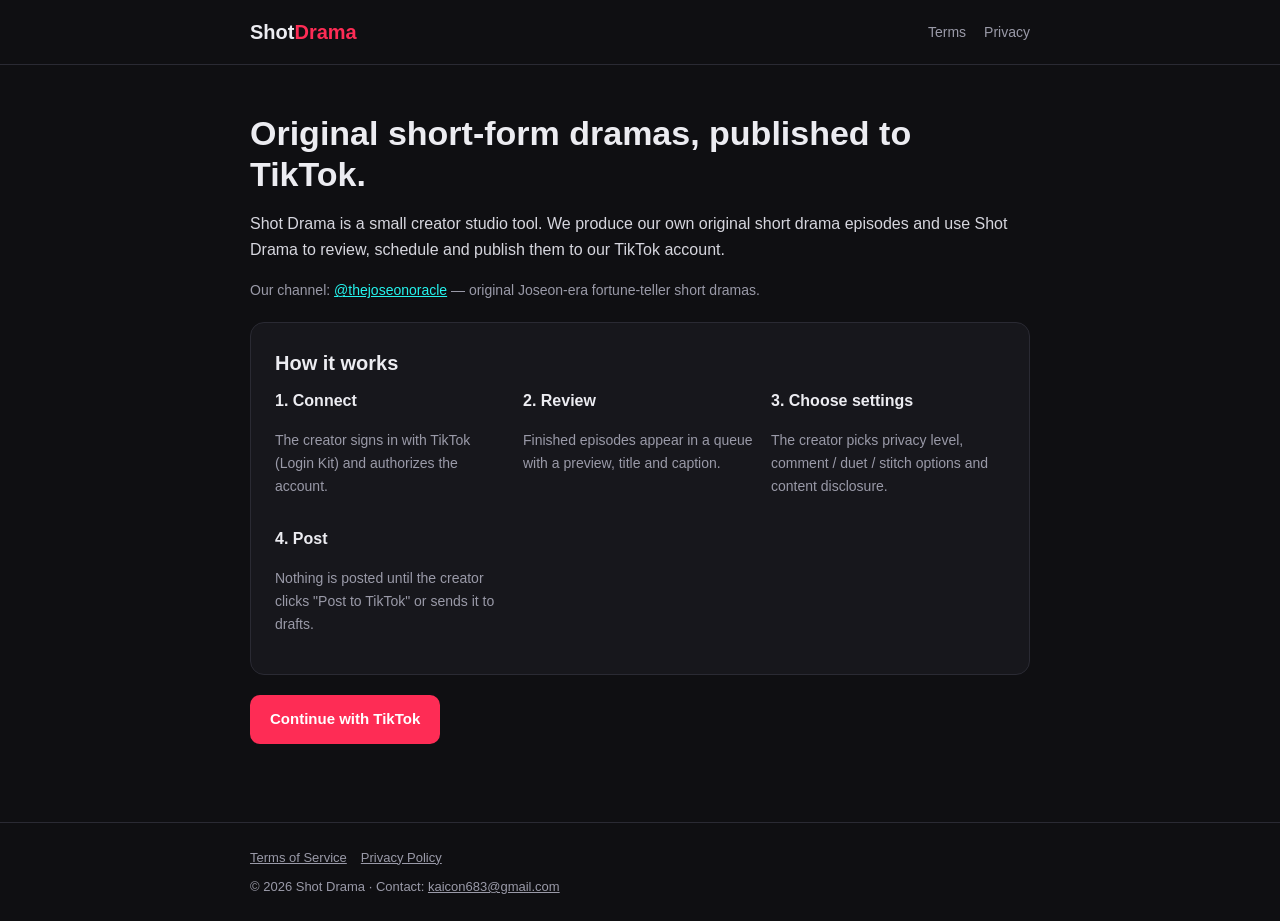
<file: index.html>
<!doctype html>
<html lang="en">
<head>
<meta charset="utf-8"><meta name="viewport" content="width=device-width,initial-scale=1">
<title>Shot Drama</title>
<meta name="description" content="Shot Drama publishes original short-form drama series to TikTok.">
<link rel="stylesheet" href="style.css">
</head>
<body>
<header><div class="wrap"><nav>
  <a class="logo" href="./">Shot<span>Drama</span></a>
  <div class="links"><a href="terms.html">Terms</a><a href="privacy.html">Privacy</a></div>
</nav></div></header>

<main><div class="wrap">
  <h1>Original short-form dramas, published to TikTok.</h1>
  <p>Shot Drama is a small creator studio tool. We produce our own original short drama episodes and use Shot Drama to review, schedule and publish them to our TikTok account.</p>
  <p class="muted">Our channel: <a href="https://www.tiktok.com/@thejoseonoracle" target="_blank" rel="noopener">@thejoseonoracle</a> — original Joseon-era fortune-teller short dramas.</p>

  <div class="card">
    <h2 style="margin-top:0">How it works</h2>
    <div class="grid">
      <div><strong>1. Connect</strong><p class="muted">The creator signs in with TikTok (Login Kit) and authorizes the account.</p></div>
      <div><strong>2. Review</strong><p class="muted">Finished episodes appear in a queue with a preview, title and caption.</p></div>
      <div><strong>3. Choose settings</strong><p class="muted">The creator picks privacy level, comment / duet / stitch options and content disclosure.</p></div>
      <div><strong>4. Post</strong><p class="muted">Nothing is posted until the creator clicks "Post to TikTok" or sends it to drafts.</p></div>
    </div>
  </div>

  <a class="btn" href="#" id="connectBtn">Continue with TikTok</a>
  <p class="muted" id="connectNote"></p>
</div></main>

<footer><div class="wrap">
  <a href="terms.html">Terms of Service</a><a href="privacy.html">Privacy Policy</a>
  <div style="margin-top:8px">© 2026 Shot Drama · Contact: <a href="mailto:kaicon683@gmail.com">kaicon683@gmail.com</a></div>
</div></footer>

<script>
/* ===== 설정 ===== */
const CLIENT_KEY   = "sbawpp8vcrevsaf6c7";          // 개발자센터 Client key
const REDIRECT_URI = "https://atti18.github.io/shotdrama/callback.html";
const SCOPES       = "user.info.basic,video.upload,video.publish";
/* ================ */

document.getElementById("connectBtn").addEventListener("click", (e) => {
  e.preventDefault();
  if (CLIENT_KEY.startsWith("YOUR_")) {
    document.getElementById("connectNote").textContent = "Client key not configured yet.";
    return;
  }
  const state = crypto.getRandomValues(new Uint32Array(4)).join("-");
  try { sessionStorage.setItem("sd_state", state); } catch (_) {}
  const url = new URL("https://www.tiktok.com/v2/auth/authorize/");
  url.search = new URLSearchParams({
    client_key: CLIENT_KEY, response_type: "code",
    scope: SCOPES, redirect_uri: REDIRECT_URI, state
  });
  location.href = url.toString();
});
</script>
</body>
</html>
</file>
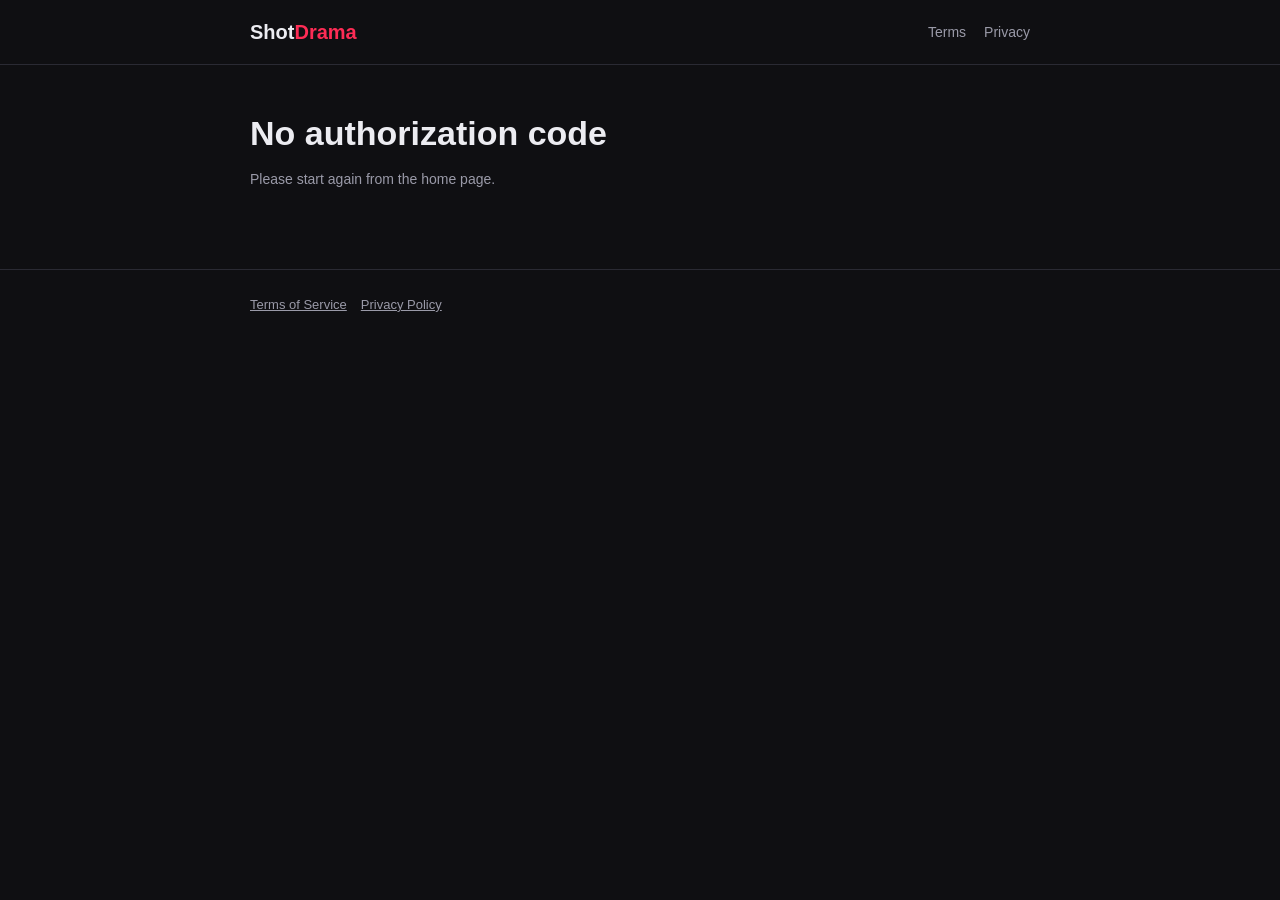
<file: callback.html>
<!doctype html>
<html lang="en">
<head>
<meta charset="utf-8"><meta name="viewport" content="width=device-width,initial-scale=1">
<title>Shot Drama · Connected</title>
<meta name="robots" content="noindex">
<link rel="stylesheet" href="style.css">
</head>
<body>
<header><div class="wrap"><nav>
  <a class="logo" href="./">Shot<span>Drama</span></a>
  <div class="links"><a href="terms.html">Terms</a><a href="privacy.html">Privacy</a></div>
</nav></div></header>

<main><div class="wrap">
  <h1 id="title">Connecting…</h1>
  <p id="msg" class="muted"></p>

  <div class="card" id="codeCard" hidden>
    <strong>Authorization code</strong>
    <p class="muted">This code expires in a few minutes. It is sent to the Shot Drama server to finish connecting your account.</p>
    <span class="code" id="code"></span>
    <button class="btn" id="sendBtn">Finish on Shot Drama server</button>
    <button class="btn secondary" id="copyBtn">Copy code</button>
  </div>
</div></main>

<footer><div class="wrap">
  <a href="terms.html">Terms of Service</a><a href="privacy.html">Privacy Policy</a>
</div></footer>

<script>
/* ===== 설정 =====
   GX10 대시보드의 로컬 콜백 주소. 같은 집/사무실 네트워크의 브라우저에서
   버튼을 누르면 code를 그대로 GX10으로 넘겨 토큰 교환을 끝냅니다. */
const LOCAL_CALLBACK = "http://192.168.0.100:8080/tiktok/callback";
/* ================ */

const q = new URLSearchParams(location.search);
const code = q.get("code"), state = q.get("state"), err = q.get("error");
const $ = (id) => document.getElementById(id);

let saved = null;
try { saved = sessionStorage.getItem("sd_state"); } catch (_) {}

if (err) {
  $("title").textContent = "Connection cancelled";
  $("msg").textContent = q.get("error_description") || err;
} else if (!code) {
  $("title").textContent = "No authorization code";
  $("msg").textContent = "Please start again from the home page.";
} else if (saved && saved !== state) {
  $("title").textContent = "Security check failed";
  $("msg").textContent = "State mismatch. Please start again from the home page.";
} else {
  $("title").textContent = "TikTok account authorized";
  $("msg").textContent = "One more step to finish connecting.";
  $("code").textContent = code;
  $("codeCard").hidden = false;
  $("sendBtn").onclick = () => {
    const u = new URL(LOCAL_CALLBACK);
    u.searchParams.set("code", code);
    if (state) u.searchParams.set("state", state);
    location.href = u.toString();
  };
  $("copyBtn").onclick = async () => {
    try { await navigator.clipboard.writeText(code); $("copyBtn").textContent = "Copied"; } catch (_) {}
  };
}
</script>
</body>
</html>
</file>
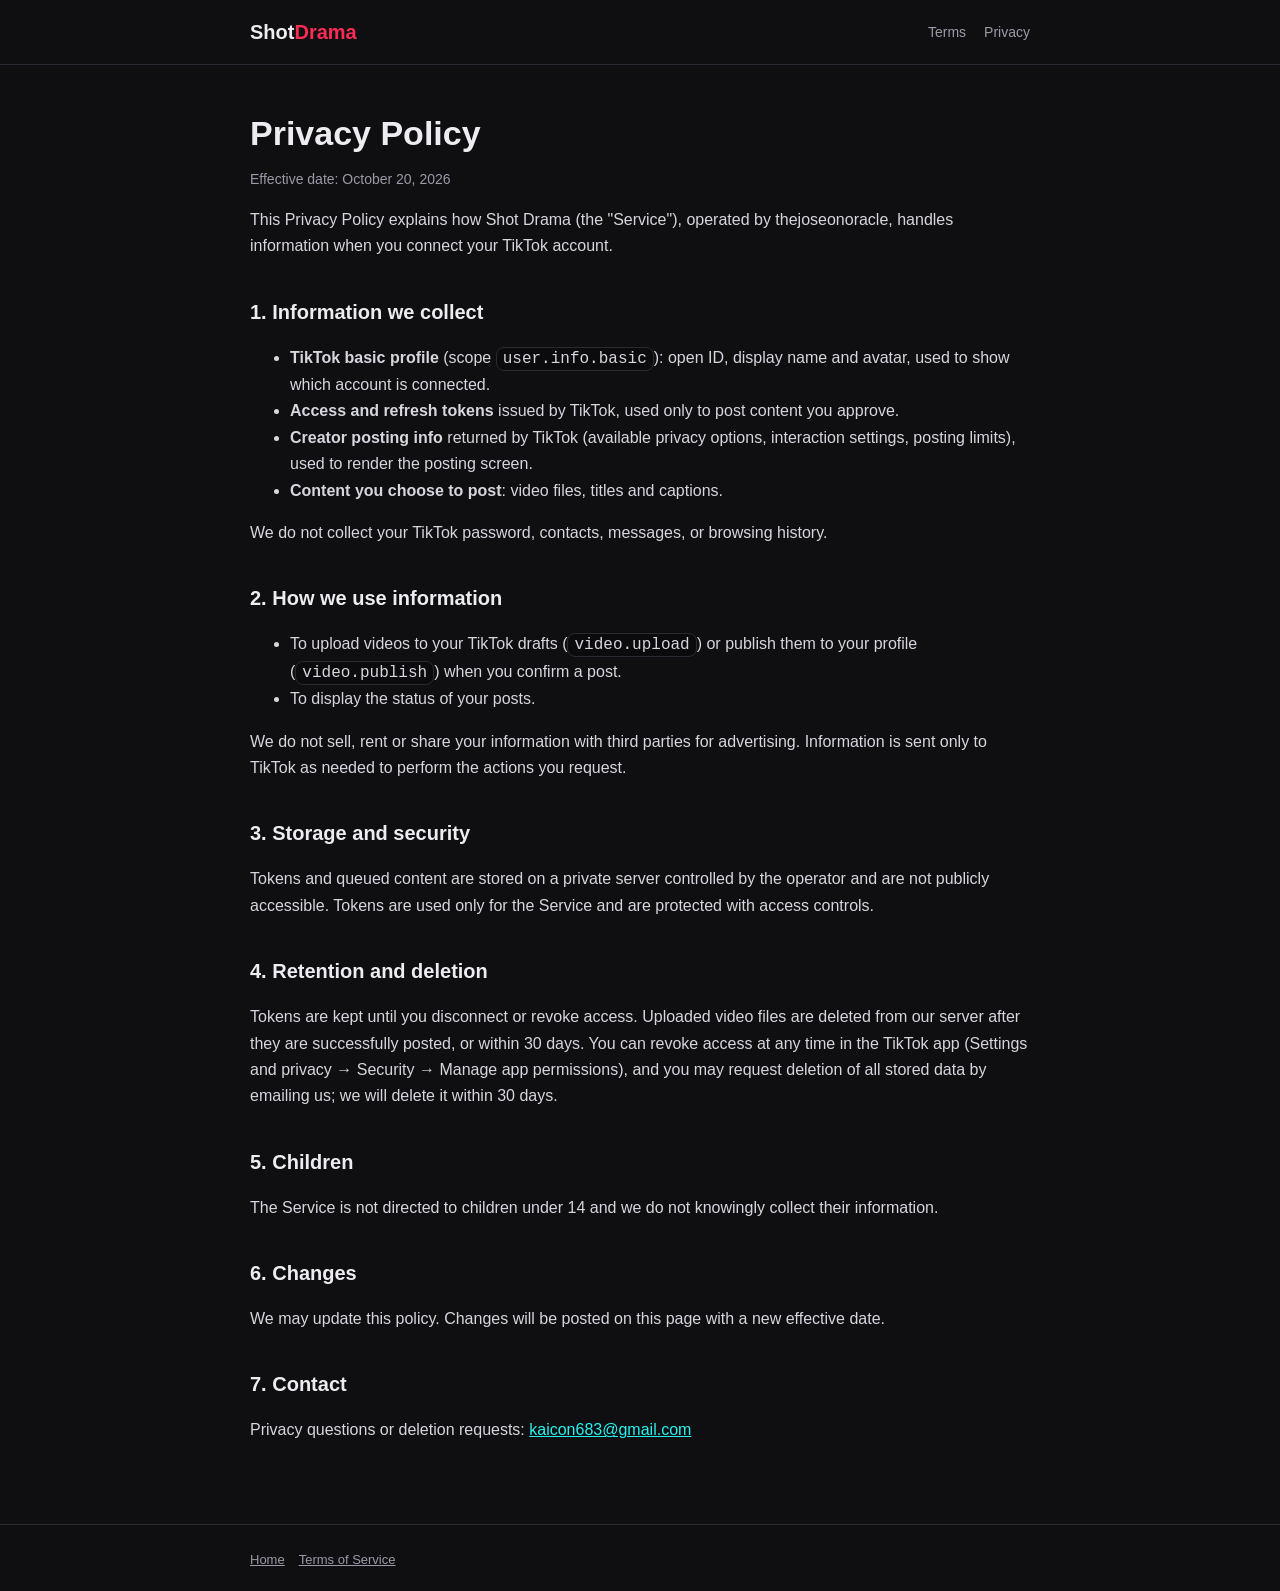
<file: privacy.html>
<!doctype html>
<html lang="en">
<head>
<meta charset="utf-8"><meta name="viewport" content="width=device-width,initial-scale=1">
<title>Shot Drama · Privacy Policy</title>
<link rel="stylesheet" href="style.css">
</head>
<body>
<header><div class="wrap"><nav>
  <a class="logo" href="./">Shot<span>Drama</span></a>
  <div class="links"><a href="terms.html">Terms</a><a href="privacy.html">Privacy</a></div>
</nav></div></header>

<main><div class="wrap">
<h1>Privacy Policy</h1>
<p class="muted">Effective date: October 20, 2026</p>

<p>This Privacy Policy explains how Shot Drama (the "Service"), operated by thejoseonoracle, handles information when you connect your TikTok account.</p>

<h2>1. Information we collect</h2>
<ul>
  <li><strong>TikTok basic profile</strong> (scope <code>user.info.basic</code>): open ID, display name and avatar, used to show which account is connected.</li>
  <li><strong>Access and refresh tokens</strong> issued by TikTok, used only to post content you approve.</li>
  <li><strong>Creator posting info</strong> returned by TikTok (available privacy options, interaction settings, posting limits), used to render the posting screen.</li>
  <li><strong>Content you choose to post</strong>: video files, titles and captions.</li>
</ul>
<p>We do not collect your TikTok password, contacts, messages, or browsing history.</p>

<h2>2. How we use information</h2>
<ul>
  <li>To upload videos to your TikTok drafts (<code>video.upload</code>) or publish them to your profile (<code>video.publish</code>) when you confirm a post.</li>
  <li>To display the status of your posts.</li>
</ul>
<p>We do not sell, rent or share your information with third parties for advertising. Information is sent only to TikTok as needed to perform the actions you request.</p>

<h2>3. Storage and security</h2>
<p>Tokens and queued content are stored on a private server controlled by the operator and are not publicly accessible. Tokens are used only for the Service and are protected with access controls.</p>

<h2>4. Retention and deletion</h2>
<p>Tokens are kept until you disconnect or revoke access. Uploaded video files are deleted from our server after they are successfully posted, or within 30 days. You can revoke access at any time in the TikTok app (Settings and privacy → Security → Manage app permissions), and you may request deletion of all stored data by emailing us; we will delete it within 30 days.</p>

<h2>5. Children</h2>
<p>The Service is not directed to children under 14 and we do not knowingly collect their information.</p>

<h2>6. Changes</h2>
<p>We may update this policy. Changes will be posted on this page with a new effective date.</p>

<h2>7. Contact</h2>
<p>Privacy questions or deletion requests: <a href="mailto:kaicon683@gmail.com">kaicon683@gmail.com</a></p>
</div></main>

<footer><div class="wrap">
  <a href="./">Home</a><a href="terms.html">Terms of Service</a>
</div></footer>
</body>
</html>
</file>
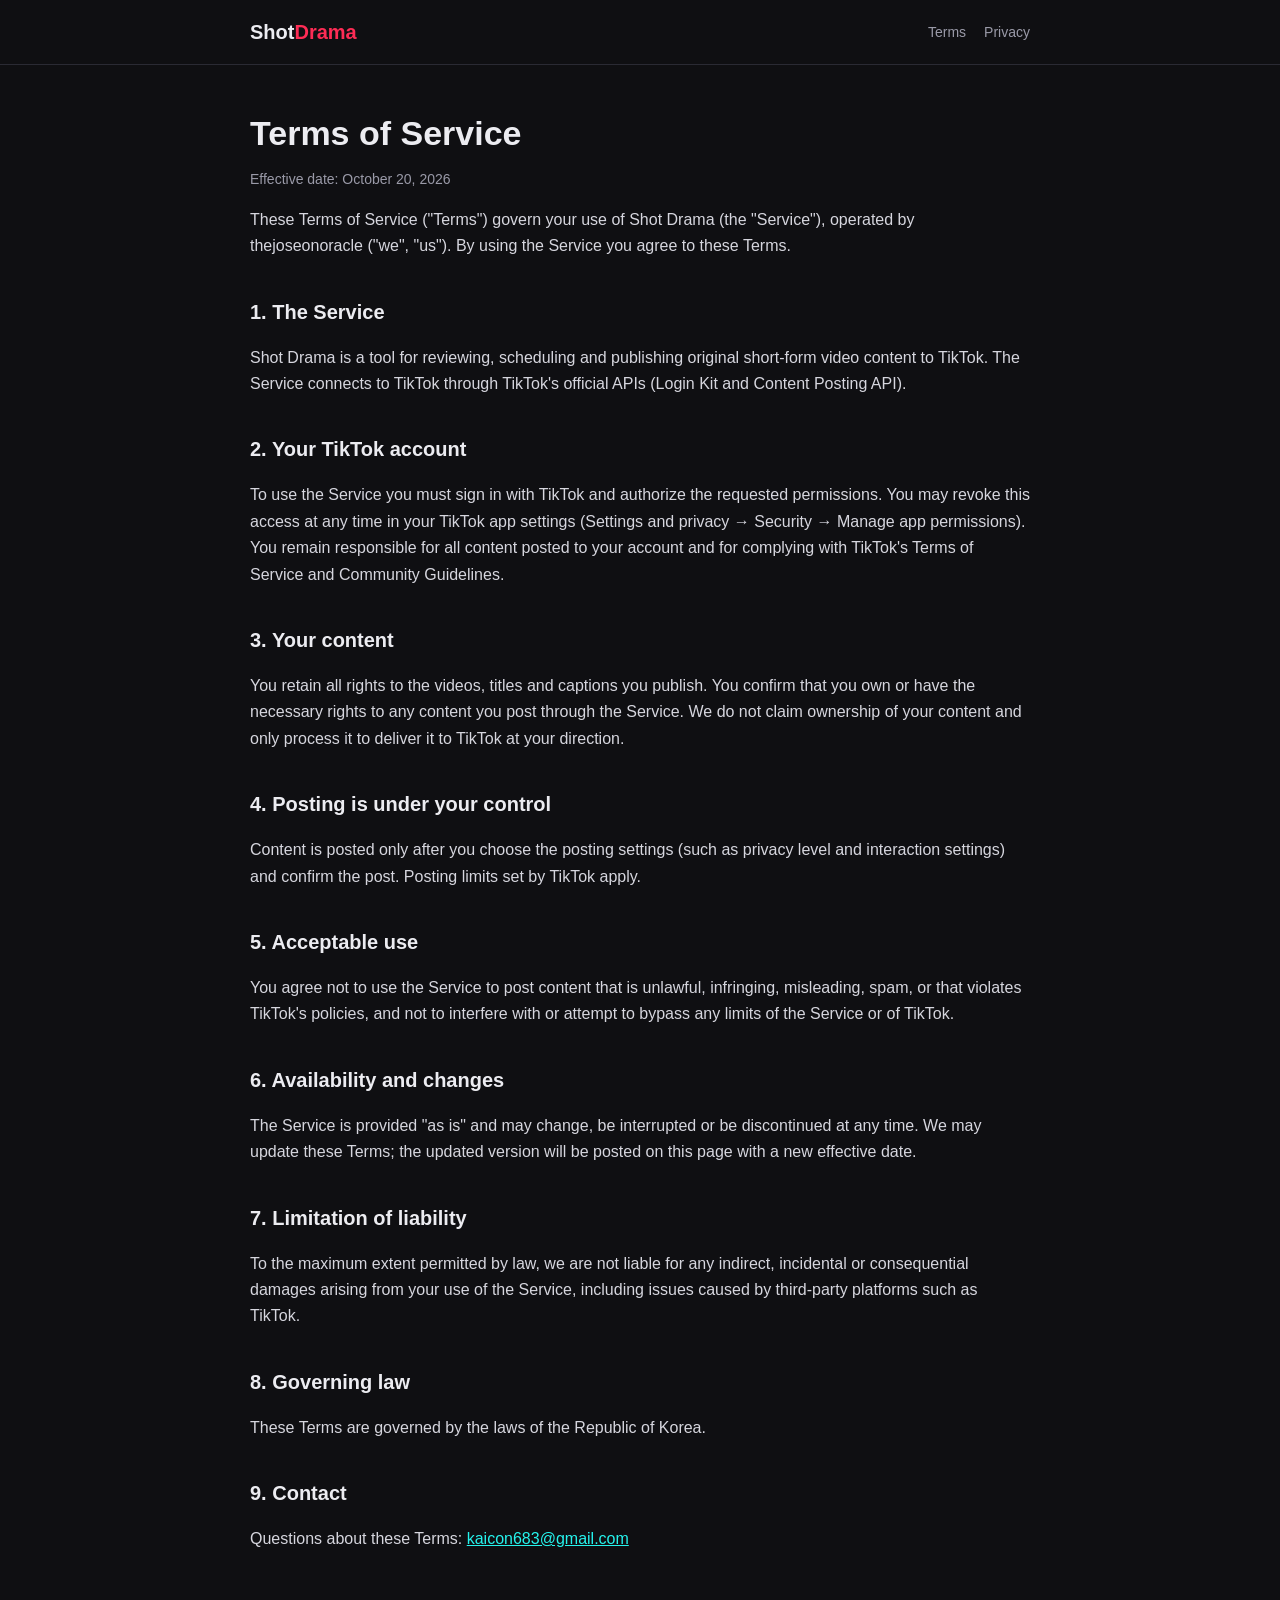
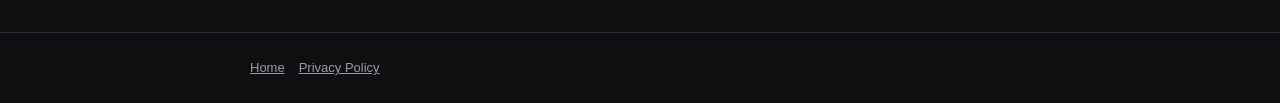
<file: terms.html>
<!doctype html>
<html lang="en">
<head>
<meta charset="utf-8"><meta name="viewport" content="width=device-width,initial-scale=1">
<title>Shot Drama · Terms of Service</title>
<link rel="stylesheet" href="style.css">
</head>
<body>
<header><div class="wrap"><nav>
  <a class="logo" href="./">Shot<span>Drama</span></a>
  <div class="links"><a href="terms.html">Terms</a><a href="privacy.html">Privacy</a></div>
</nav></div></header>

<main><div class="wrap">
<h1>Terms of Service</h1>
<p class="muted">Effective date: October 20, 2026</p>

<p>These Terms of Service ("Terms") govern your use of Shot Drama (the "Service"), operated by thejoseonoracle ("we", "us"). By using the Service you agree to these Terms.</p>

<h2>1. The Service</h2>
<p>Shot Drama is a tool for reviewing, scheduling and publishing original short-form video content to TikTok. The Service connects to TikTok through TikTok's official APIs (Login Kit and Content Posting API).</p>

<h2>2. Your TikTok account</h2>
<p>To use the Service you must sign in with TikTok and authorize the requested permissions. You may revoke this access at any time in your TikTok app settings (Settings and privacy → Security → Manage app permissions). You remain responsible for all content posted to your account and for complying with TikTok's Terms of Service and Community Guidelines.</p>

<h2>3. Your content</h2>
<p>You retain all rights to the videos, titles and captions you publish. You confirm that you own or have the necessary rights to any content you post through the Service. We do not claim ownership of your content and only process it to deliver it to TikTok at your direction.</p>

<h2>4. Posting is under your control</h2>
<p>Content is posted only after you choose the posting settings (such as privacy level and interaction settings) and confirm the post. Posting limits set by TikTok apply.</p>

<h2>5. Acceptable use</h2>
<p>You agree not to use the Service to post content that is unlawful, infringing, misleading, spam, or that violates TikTok's policies, and not to interfere with or attempt to bypass any limits of the Service or of TikTok.</p>

<h2>6. Availability and changes</h2>
<p>The Service is provided "as is" and may change, be interrupted or be discontinued at any time. We may update these Terms; the updated version will be posted on this page with a new effective date.</p>

<h2>7. Limitation of liability</h2>
<p>To the maximum extent permitted by law, we are not liable for any indirect, incidental or consequential damages arising from your use of the Service, including issues caused by third-party platforms such as TikTok.</p>

<h2>8. Governing law</h2>
<p>These Terms are governed by the laws of the Republic of Korea.</p>

<h2>9. Contact</h2>
<p>Questions about these Terms: <a href="mailto:kaicon683@gmail.com">kaicon683@gmail.com</a></p>
</div></main>

<footer><div class="wrap">
  <a href="./">Home</a><a href="privacy.html">Privacy Policy</a>
</div></footer>
</body>
</html>
</file>
<file: style.css>
:root{--bg:#0f0f12;--card:#17171c;--text:#ececf1;--muted:#9a9aa8;--accent:#fe2c55;--accent2:#25f4ee;--line:#2a2a33}
*{box-sizing:border-box}
body{margin:0;background:var(--bg);color:var(--text);font-family:-apple-system,BlinkMacSystemFont,"Segoe UI",Roboto,"Noto Sans KR",sans-serif;line-height:1.65}
a{color:var(--accent2)}
header{border-bottom:1px solid var(--line)}
.wrap{max-width:820px;margin:0 auto;padding:0 20px}
nav{display:flex;align-items:center;justify-content:space-between;height:64px}
.logo{font-weight:800;font-size:20px;color:var(--text);text-decoration:none}
.logo span{color:var(--accent)}
nav .links a{color:var(--muted);text-decoration:none;margin-left:18px;font-size:14px}
nav .links a:hover{color:var(--text)}
main{padding:48px 0 64px}
h1{font-size:34px;line-height:1.2;margin:0 0 12px}
h2{font-size:20px;margin:36px 0 8px}
p,li{color:#d6d6de}
.muted{color:var(--muted);font-size:14px}
.card{background:var(--card);border:1px solid var(--line);border-radius:14px;padding:24px;margin:20px 0}
.btn{display:inline-block;background:var(--accent);color:#fff;border:0;border-radius:10px;padding:12px 20px;font-weight:700;text-decoration:none;cursor:pointer;font-size:15px}
.btn.secondary{background:transparent;border:1px solid var(--line);color:var(--text)}
code,.code{font-family:ui-monospace,Menlo,Consolas,monospace;background:#0b0b0e;border:1px solid var(--line);border-radius:8px;padding:2px 6px}
.code{display:block;padding:14px;word-break:break-all;margin:10px 0}
.grid{display:grid;grid-template-columns:repeat(auto-fit,minmax(220px,1fr));gap:14px}
footer{border-top:1px solid var(--line);padding:24px 0;color:var(--muted);font-size:13px}
footer a{color:var(--muted);margin-right:14px}
</file>
